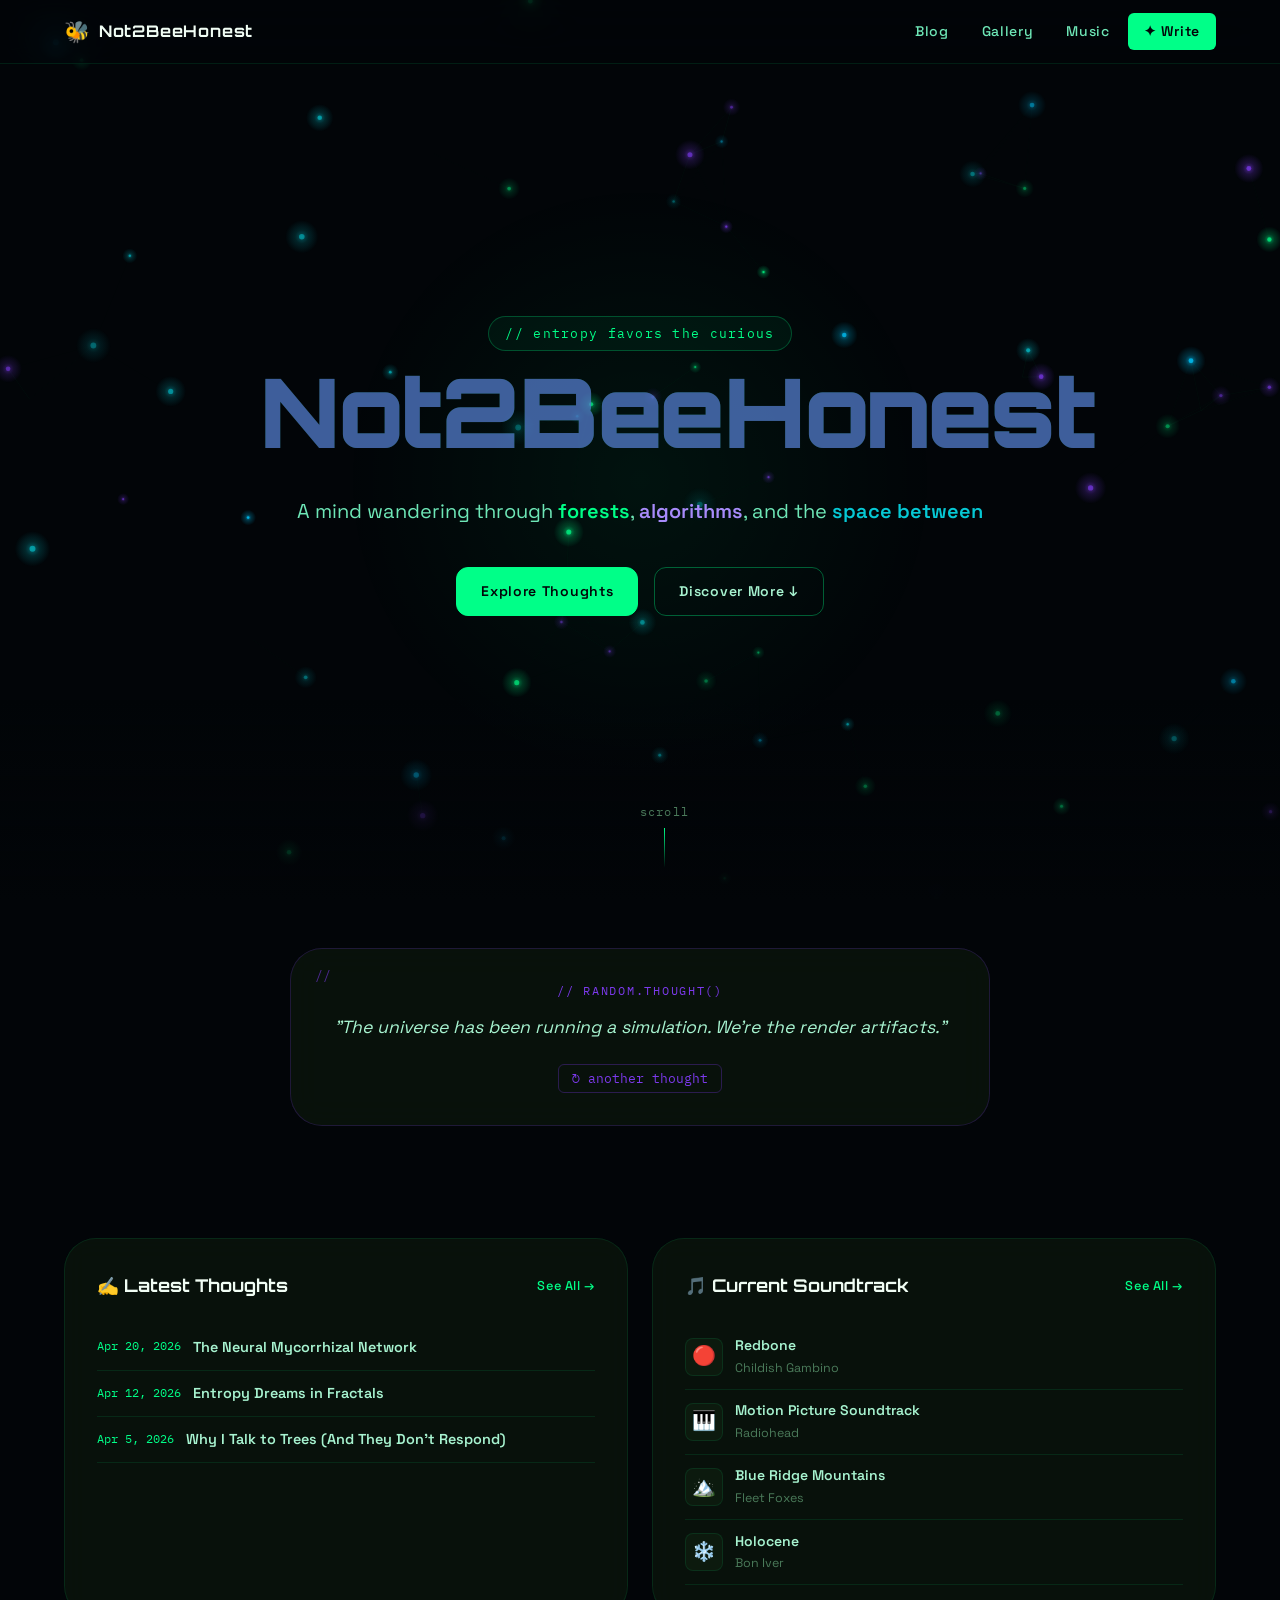
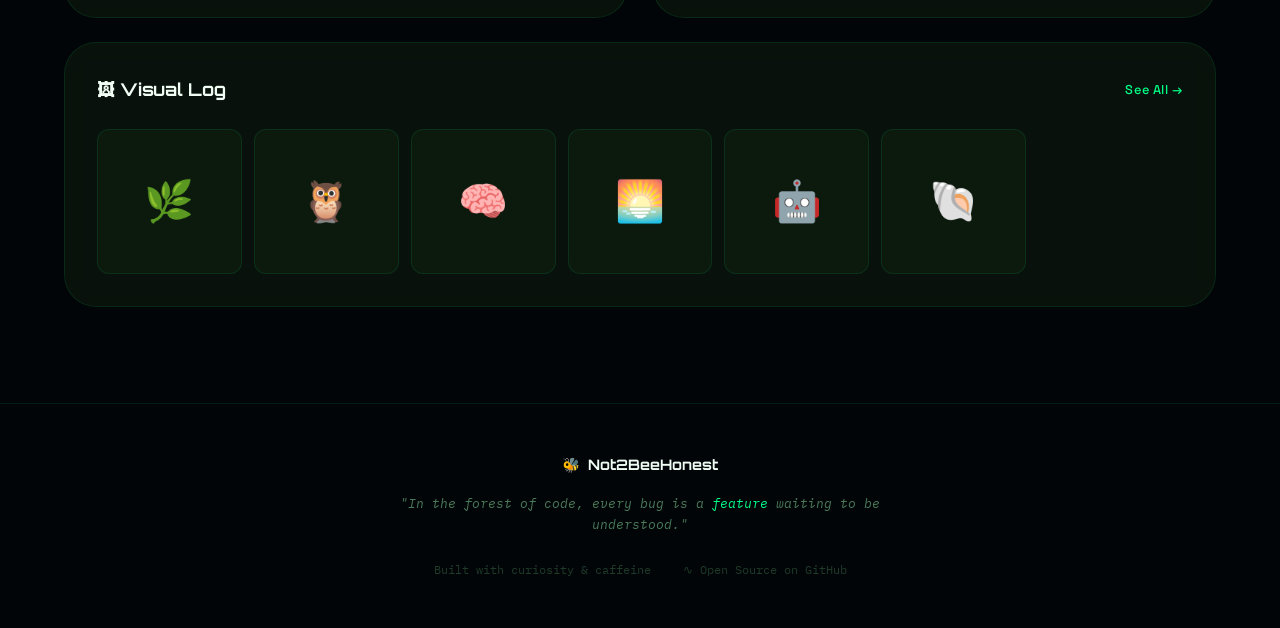
<file: index.html>
<!DOCTYPE html>
<html lang="en">
<head>
  <meta charset="UTF-8">
  <meta name="viewport" content="width=device-width, initial-scale=1.0">
  <title>Not2BeeHonest — Where Nature Meets Code</title>
  <meta name="description" content="A mind wandering through forests, algorithms, and the space between.">
  <link rel="icon" href="data:image/svg+xml,<svg xmlns='http://www.w3.org/2000/svg' viewBox='0 0 100 100'><text y='.9em' font-size='90'>🐝</text></svg>">
  <link rel="stylesheet" href="css/style.css">
</head>
<body>

<canvas id="particles-canvas"></canvas>

<!-- Navigation -->
<nav class="nav-glass">
  <div class="nav-container">
    <a href="index.html" class="nav-logo">
      <span class="nav-logo-icon">🐝</span>
      <span>Not2BeeHonest</span>
    </a>
    <div class="nav-links">
      <a href="blog.html"    class="nav-link">Blog</a>
      <a href="gallery.html" class="nav-link">Gallery</a>
      <a href="music.html"   class="nav-link">Music</a>
      <a href="admin.html"   class="nav-link nav-write">✦ Write</a>
    </div>
    <button class="nav-menu-btn" id="menuBtn">☰</button>
  </div>
</nav>
<div class="mobile-menu" id="mobileMenu">
  <a href="blog.html">Blog</a>
  <a href="gallery.html">Gallery</a>
  <a href="music.html">Music</a>
  <a href="admin.html">✦ Write</a>
</div>

<!-- Hero -->
<section class="hero">
  <div class="hero-content">
    <div class="hero-badge">// entropy favors the curious</div>
    <h1 class="hero-title">
      <span class="glitch" data-text="Not2BeeHonest">Not2BeeHonest</span>
    </h1>
    <p class="hero-subtitle">
      A mind wandering through
      <span class="hl-g">forests</span>,
      <span class="hl-p">algorithms</span>,
      and the <span class="hl-c">space between</span>
    </p>
    <div class="hero-cta">
      <a href="blog.html"    class="btn btn-primary">Explore Thoughts</a>
      <a href="#home-content" class="btn btn-ghost">Discover More ↓</a>
    </div>
  </div>
  <div class="scroll-indicator">
    <span>scroll</span>
    <div class="scroll-line"></div>
  </div>
</section>

<!-- Random Thought -->
<section class="thought-section" id="home-content">
  <div class="container">
    <div class="thought-card reveal">
      <div class="thought-label">// random.thought()</div>
      <p class="thought-text" id="thoughtText">Loading...</p>
      <button class="thought-refresh" onclick="nextThought()">↻ another thought</button>
    </div>
  </div>
</section>

<!-- Main Sections -->
<section class="home-sections">
  <div class="container">
    <div class="home-sections-grid">

      <!-- Blog -->
      <div class="home-section-card reveal">
        <div class="home-sec-header">
          <div class="home-sec-title">✍ Latest Thoughts</div>
          <a href="blog.html" class="see-all">See All →</a>
        </div>
        <div id="homePosts">
          <div style="color:var(--t4);font-size:.85rem;padding:.5rem 0;">Loading posts…</div>
        </div>
      </div>

      <!-- Music -->
      <div class="home-section-card reveal">
        <div class="home-sec-header">
          <div class="home-sec-title">🎵 Current Soundtrack</div>
          <a href="music.html" class="see-all">See All →</a>
        </div>
        <div id="homeMusic">
          <div style="color:var(--t4);font-size:.85rem;padding:.5rem 0;">Loading tracks…</div>
        </div>
      </div>

      <!-- Gallery -->
      <div class="home-section-card wide reveal">
        <div class="home-sec-header">
          <div class="home-sec-title">🖼 Visual Log</div>
          <a href="gallery.html" class="see-all">See All →</a>
        </div>
        <div id="homeGallery" style="display:grid;grid-template-columns:repeat(auto-fill,minmax(140px,1fr));gap:.75rem;">
          <div style="color:var(--t4);font-size:.85rem;padding:.5rem 0;">Loading gallery…</div>
        </div>
      </div>

    </div>
  </div>
</section>

<!-- Footer -->
<footer class="footer">
  <div class="container">
    <div class="footer-inner">
      <div class="footer-brand"><span>🐝</span><span>Not2BeeHonest</span></div>
      <p class="footer-quote">"In the forest of code, every bug is a <span>feature</span> waiting to be understood."</p>
      <div class="footer-bottom">
        <span>Built with curiosity &amp; caffeine</span>
        <span>∿ Open Source on GitHub</span>
      </div>
    </div>
  </div>
</footer>

<button class="scroll-top" aria-label="Scroll to top">↑</button>

<script src="js/particles.js"></script>
<script src="js/app.js"></script>
<script>
  // Random thought
  let thoughts = [], thoughtIdx = 0;

  async function initThoughts() {
    const cfg = await loadData('data/config.json');
    if (cfg && cfg.thoughts) {
      thoughts = [...cfg.thoughts].sort(() => Math.random() - 0.5);
      showThought();
    }
  }

  function showThought() {
    const el = document.getElementById('thoughtText');
    if (!thoughts.length || !el) return;
    el.style.opacity = '0';
    setTimeout(() => {
      el.textContent = '"' + thoughts[thoughtIdx % thoughts.length] + '"';
      el.style.opacity = '1';
    }, 200);
  }

  function nextThought() {
    thoughtIdx++;
    showThought();
  }
  window.nextThought = nextThought;

  // Home blog preview
  async function initHomePosts() {
    const data = await loadData('data/blogs.json');
    const el = document.getElementById('homePosts');
    if (!data || !data.posts.length) { el.innerHTML = '<div class="empty-state" style="padding:1rem 0"><span style="font-size:1.5rem">📝</span><p style="font-size:.85rem;color:var(--t4)">No posts yet</p></div>'; return; }
    el.innerHTML = data.posts.slice(0, 4).map(p => `
      <a href="post.html?id=${p.id}" class="post-list-item" style="display:flex;gap:.75rem;padding:.65rem 0;border-bottom:1px solid var(--border);text-decoration:none">
        <span class="post-list-date" style="font-family:var(--font-mono);font-size:.72rem;color:var(--a1);white-space:nowrap;padding-top:.1rem">${fmtDate(p.date)}</span>
        <span class="post-list-title" style="font-size:.9rem;font-weight:600;color:var(--t1)">${p.title}</span>
      </a>`).join('');
  }

  // Home music preview
  async function initHomeMusic() {
    const data = await loadData('data/music.json');
    const el = document.getElementById('homeMusic');
    if (!data || !data.tracks.length) { el.innerHTML = '<div style="padding:1rem 0;color:var(--t4);font-size:.85rem">No tracks yet</div>'; return; }
    el.innerHTML = data.tracks.slice(0, 4).map(t => `
      <a href="music.html" style="display:flex;align-items:center;gap:.75rem;padding:.6rem 0;border-bottom:1px solid var(--border);text-decoration:none">
        <div style="width:38px;height:38px;border-radius:8px;background:var(--bg-2);flex-shrink:0;display:flex;align-items:center;justify-content:center;font-size:1.2rem;border:1px solid var(--border)">${t.emoji || '🎵'}</div>
        <div>
          <div style="font-size:.875rem;font-weight:600;color:var(--t1)">${t.title}</div>
          <div style="font-size:.78rem;color:var(--t4)">${t.artist}</div>
        </div>
      </a>`).join('');
  }

  // Home gallery preview
  async function initHomeGallery() {
    const data = await loadData('data/gallery.json');
    const el = document.getElementById('homeGallery');
    if (!data || !data.items.length) { el.innerHTML = '<div style="padding:1rem 0;color:var(--t4);font-size:.85rem">No items yet</div>'; return; }
    el.innerHTML = data.items.slice(0, 6).map(item => `
      <a href="gallery.html" style="aspect-ratio:1;border-radius:12px;background:var(--bg-2);border:1px solid var(--border);display:flex;align-items:center;justify-content:center;font-size:2.5rem;text-decoration:none;transition:all .2s;overflow:hidden" title="${item.title}">
        ${item.src ? `<img src="${item.src}" alt="${item.title}" style="width:100%;height:100%;object-fit:cover">` : item.emoji || '🖼'}
      </a>`).join('');
  }

  initThoughts();
  initHomePosts();
  initHomeMusic();
  initHomeGallery();
</script>
</body>
</html>
</file>
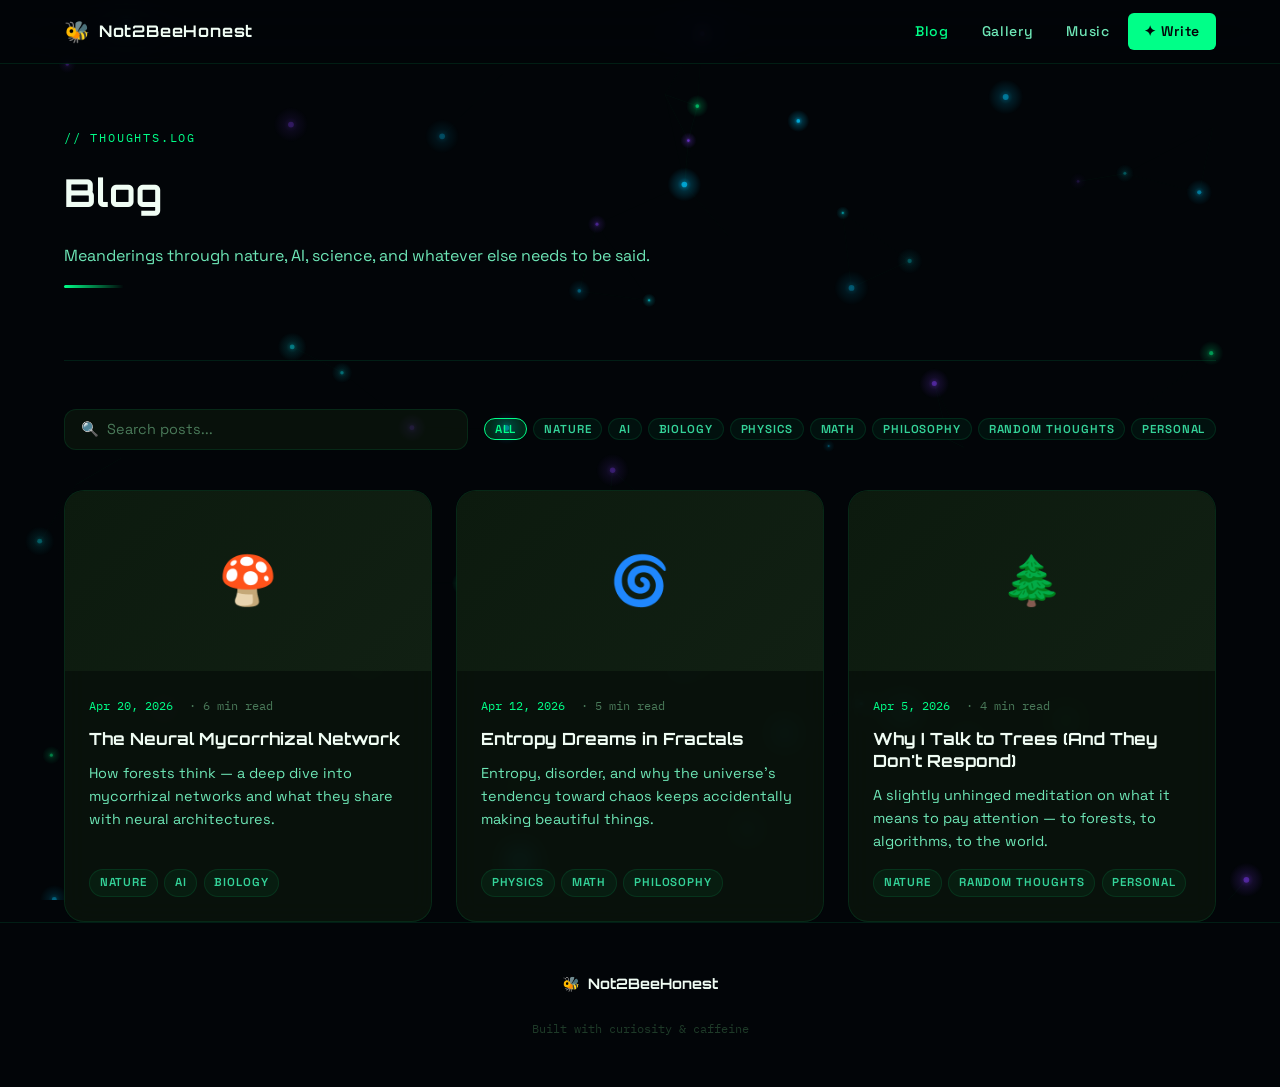
<file: blog.html>
<!DOCTYPE html>
<html lang="en">
<head>
  <meta charset="UTF-8">
  <meta name="viewport" content="width=device-width, initial-scale=1.0">
  <title>Blog — Not2BeeHonest</title>
  <link rel="icon" href="data:image/svg+xml,<svg xmlns='http://www.w3.org/2000/svg' viewBox='0 0 100 100'><text y='.9em' font-size='90'>🐝</text></svg>">
  <link rel="stylesheet" href="css/style.css">
</head>
<body>

<canvas id="particles-canvas"></canvas>

<nav class="nav-glass">
  <div class="nav-container">
    <a href="index.html" class="nav-logo"><span class="nav-logo-icon">🐝</span><span>Not2BeeHonest</span></a>
    <div class="nav-links">
      <a href="blog.html"    class="nav-link active">Blog</a>
      <a href="gallery.html" class="nav-link">Gallery</a>
      <a href="music.html"   class="nav-link">Music</a>
      <a href="admin.html"   class="nav-link nav-write">✦ Write</a>
    </div>
    <button class="nav-menu-btn" id="menuBtn">☰</button>
  </div>
</nav>
<div class="mobile-menu" id="mobileMenu">
  <a href="blog.html">Blog</a>
  <a href="gallery.html">Gallery</a>
  <a href="music.html">Music</a>
  <a href="admin.html">✦ Write</a>
</div>

<div class="page-wrapper">
  <div class="container">

    <div class="page-header reveal">
      <div class="section-label">// thoughts.log</div>
      <h1 class="section-title">Blog</h1>
      <p class="section-desc">Meanderings through nature, AI, science, and whatever else needs to be said.</p>
      <div class="divider"></div>
    </div>

    <!-- Search & Filters -->
    <div class="filter-bar reveal">
      <input type="text" class="search-input" id="searchInput" placeholder="🔍  Search posts..." oninput="filterPosts()">
      <div class="tag-filters" id="tagFilters"></div>
    </div>

    <!-- Post Grid -->
    <div class="blog-grid" id="blogGrid">
      <div style="color:var(--t4);grid-column:1/-1;text-align:center;padding:3rem">Loading posts…</div>
    </div>

  </div>
</div>

<footer class="footer">
  <div class="container">
    <div class="footer-inner">
      <div class="footer-brand"><span>🐝</span><span>Not2BeeHonest</span></div>
      <div class="footer-bottom"><span>Built with curiosity &amp; caffeine</span></div>
    </div>
  </div>
</footer>

<button class="scroll-top" aria-label="Scroll to top">↑</button>

<script src="js/particles.js"></script>
<script src="js/app.js"></script>
<script>
  let allPosts = [];
  let activeTag = 'all';

  async function init() {
    const data = await loadData('data/blogs.json');
    if (!data || !data.posts) { document.getElementById('blogGrid').innerHTML = '<div class="empty-state"><div class="empty-state-icon">📝</div><p class="empty-state-text">No posts yet. <a href="admin.html">Write one!</a></p></div>'; return; }
    allPosts = data.posts.sort((a, b) => new Date(b.date) - new Date(a.date));
    buildTagFilters();
    renderPosts(allPosts);
  }

  function buildTagFilters() {
    const tags = ['all', ...new Set(allPosts.flatMap(p => p.tags))];
    const el = document.getElementById('tagFilters');
    el.innerHTML = tags.map(t => `<button class="tag ${t==='all'?'active':''}" onclick="setTag('${t}')">${t}</button>`).join('');
  }

  function setTag(tag) {
    activeTag = tag;
    document.querySelectorAll('#tagFilters .tag').forEach(b => b.classList.toggle('active', b.textContent === tag));
    filterPosts();
  }

  function filterPosts() {
    const q = document.getElementById('searchInput').value.toLowerCase();
    const filtered = allPosts.filter(p => {
      const matchTag = activeTag === 'all' || p.tags.includes(activeTag);
      const matchQ   = !q || p.title.toLowerCase().includes(q) || p.excerpt.toLowerCase().includes(q) || p.tags.some(t => t.includes(q));
      return matchTag && matchQ;
    });
    renderPosts(filtered);
  }

  function renderPosts(posts) {
    const el = document.getElementById('blogGrid');
    if (!posts.length) { el.innerHTML = '<div class="empty-state" style="grid-column:1/-1"><div class="empty-state-icon">🔍</div><p class="empty-state-text">No posts match your search.</p></div>'; return; }
    el.innerHTML = posts.map(p => `
      <a href="post.html?id=${p.id}" class="post-card" style="text-decoration:none">
        <div class="post-cover">
          ${p.cover ? `<img src="${p.cover}" alt="${p.title}">` : `<div class="post-cover-placeholder">${p.coverEmoji || '📖'}</div>`}
        </div>
        <div class="post-body">
          <div class="post-meta">
            <span class="post-date">${fmtDate(p.date)}</span>
            <span class="post-read-time">· ${p.readTime || readTime(p.content)} min read</span>
          </div>
          <h2 class="post-title">${p.title}</h2>
          <p class="post-excerpt">${p.excerpt}</p>
          <div class="post-tags">${(p.tags || []).map(t => `<span class="tag">${t}</span>`).join('')}</div>
        </div>
      </a>`).join('');
  }

  init();
</script>
</body>
</html>
</file>
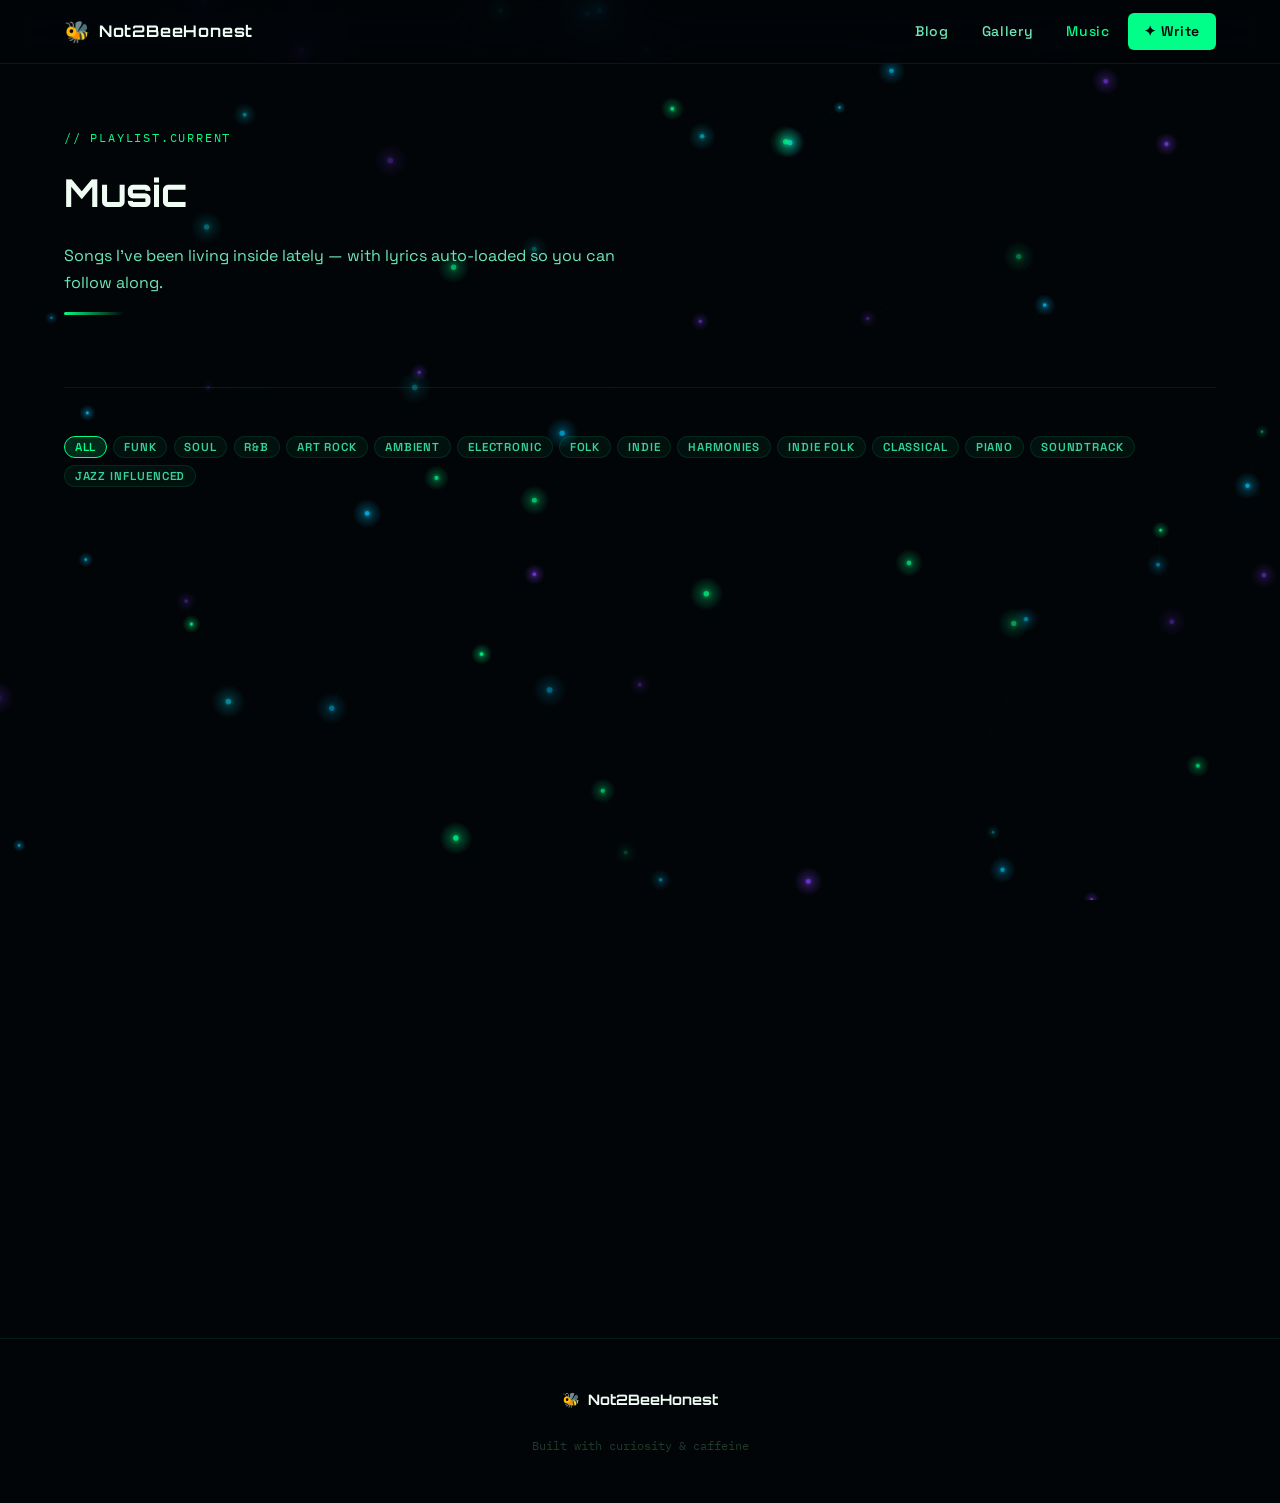
<file: music.html>
<!DOCTYPE html>
<html lang="en">
<head>
  <meta charset="UTF-8">
  <meta name="viewport" content="width=device-width, initial-scale=1.0">
  <title>Music — Not2BeeHonest</title>
  <link rel="icon" href="data:image/svg+xml,<svg xmlns='http://www.w3.org/2000/svg' viewBox='0 0 100 100'><text y='.9em' font-size='90'>🐝</text></svg>">
  <link rel="stylesheet" href="css/style.css">
</head>
<body>

<canvas id="particles-canvas"></canvas>

<nav class="nav-glass">
  <div class="nav-container">
    <a href="index.html" class="nav-logo"><span class="nav-logo-icon">🐝</span><span>Not2BeeHonest</span></a>
    <div class="nav-links">
      <a href="blog.html"    class="nav-link">Blog</a>
      <a href="gallery.html" class="nav-link">Gallery</a>
      <a href="music.html"   class="nav-link active">Music</a>
      <a href="admin.html"   class="nav-link nav-write">✦ Write</a>
    </div>
    <button class="nav-menu-btn" id="menuBtn">☰</button>
  </div>
</nav>
<div class="mobile-menu" id="mobileMenu">
  <a href="blog.html">Blog</a>
  <a href="gallery.html">Gallery</a>
  <a href="music.html">Music</a>
  <a href="admin.html">✦ Write</a>
</div>

<div class="page-wrapper">
  <div class="container">

    <div class="page-header reveal">
      <div class="section-label">// playlist.current</div>
      <h1 class="section-title">Music</h1>
      <p class="section-desc">Songs I've been living inside lately — with lyrics auto-loaded so you can follow along.</p>
      <div class="divider"></div>
    </div>

    <!-- Tag Filter -->
    <div class="filter-bar reveal" style="margin-bottom:2rem">
      <div class="tag-filters" id="musicTagFilters"></div>
    </div>

    <!-- Track List -->
    <div class="music-layout" id="trackList">
      <div style="color:var(--t4);text-align:center;padding:3rem">Loading tracks…</div>
    </div>

  </div>
</div>

<footer class="footer">
  <div class="container">
    <div class="footer-inner">
      <div class="footer-brand"><span>🐝</span><span>Not2BeeHonest</span></div>
      <div class="footer-bottom"><span>Built with curiosity &amp; caffeine</span></div>
    </div>
  </div>
</footer>

<button class="scroll-top" aria-label="Scroll to top">↑</button>

<script src="js/particles.js"></script>
<script src="js/app.js"></script>
<script>
  let allTracks = [];
  let activeTag  = 'all';
  const lyricsCache = {};

  async function init() {
    const data = await loadData('data/music.json');
    if (!data || !data.tracks) {
      document.getElementById('trackList').innerHTML = '<div class="empty-state"><div class="empty-state-icon">🎵</div><p class="empty-state-text">No tracks yet. <a href="admin.html">Add some!</a></p></div>';
      return;
    }
    allTracks = data.tracks;
    buildTagFilters();
    renderTracks(allTracks);
  }

  function buildTagFilters() {
    const tags = ['all', ...new Set(allTracks.flatMap(t => t.tags || []))];
    const el = document.getElementById('musicTagFilters');
    el.innerHTML = tags.map(t => `<button class="tag ${t==='all'?'active':''}" onclick="setTag('${t}')">${t}</button>`).join('');
  }

  function setTag(tag) {
    activeTag = tag;
    document.querySelectorAll('#musicTagFilters .tag').forEach(b => b.classList.toggle('active', b.textContent === tag));
    const filtered = tag === 'all' ? allTracks : allTracks.filter(t => (t.tags||[]).includes(tag));
    renderTracks(filtered);
  }

  function renderTracks(tracks) {
    const el = document.getElementById('trackList');
    if (!tracks.length) { el.innerHTML = '<div class="empty-state"><div class="empty-state-icon">🔍</div><p class="empty-state-text">No tracks in this category.</p></div>'; return; }
    el.innerHTML = tracks.map((t, i) => buildTrackCard(t, i)).join('');
  }

  function buildTrackCard(t, i) {
    const streamLinks = Object.entries(t.streaming || {}).map(([platform, url]) => {
      const icons = { spotify: '🎧', youtube: '▶️', soundcloud: '☁️', bandcamp: '🏕️' };
      return `<a href="${url}" target="_blank" rel="noopener" class="track-stream-btn">${icons[platform] || '🔗'} ${platform}</a>`;
    }).join('');

    return `
      <div class="track-card reveal" id="track-${t.id}" style="animation-delay:${i * 0.06}s">
        <div class="track-header" onclick="toggleTrack('${t.id}')">
          <div class="track-art">
            ${t.cover ? `<img src="${t.cover}" alt="${t.title}">` : `<div class="track-art-placeholder">${t.emoji || '🎵'}</div>`}
          </div>
          <div class="track-info">
            <div class="track-title">${t.title}</div>
            <div class="track-artist">${t.artist}</div>
            <div class="track-year">${t.album ? t.album + ' · ' : ''}${t.year || ''}</div>
          </div>
          <div class="track-actions">
            <div class="track-tags" style="display:flex;flex-wrap:wrap;gap:.3rem;max-width:120px">
              ${(t.tags||[]).map(tag => `<span class="tag" style="font-size:.65rem">${tag}</span>`).join('')}
            </div>
            <button class="track-expand-btn" aria-label="Expand">▾</button>
          </div>
        </div>
        <div class="track-body" id="body-${t.id}">
          <div class="track-body-inner">
            ${t.note ? `<div class="track-note">"${t.note}"</div>` : ''}
            ${streamLinks ? `<div class="track-streaming">${streamLinks}</div>` : ''}
            <div class="track-lyrics-section">
              <button class="track-lyrics-btn" onclick="loadLyrics('${t.id}', '${esc(t.artist)}', '${esc(t.title)}')">
                ♩ Load Lyrics
              </button>
              <div class="lyrics-container" id="lyrics-${t.id}">
                <div class="lyrics-loading" id="lyrics-loading-${t.id}">Fetching lyrics…</div>
                <pre class="lyrics-text" id="lyrics-text-${t.id}" style="display:none"></pre>
                <div class="lyrics-source" id="lyrics-source-${t.id}"></div>
              </div>
            </div>
          </div>
        </div>
      </div>`;
  }

  function esc(s) { return (s||'').replace(/'/g, "\\'").replace(/"/g, '&quot;'); }

  function toggleTrack(id) {
    const card = document.getElementById('track-' + id);
    const wasOpen = card.classList.contains('expanded');
    // collapse all
    document.querySelectorAll('.track-card.expanded').forEach(c => c.classList.remove('expanded'));
    if (!wasOpen) card.classList.add('expanded');
  }

  async function loadLyrics(trackId, artist, title) {
    const btn  = document.querySelector(`#track-${trackId} .track-lyrics-btn`);
    const box  = document.getElementById('lyrics-' + trackId);
    const load = document.getElementById('lyrics-loading-' + trackId);
    const pre  = document.getElementById('lyrics-text-' + trackId);
    const src  = document.getElementById('lyrics-source-' + trackId);

    // Toggle if already loaded
    if (box.classList.contains('visible') && pre.style.display !== 'none') {
      box.classList.remove('visible');
      btn.textContent = '♩ Load Lyrics';
      return;
    }

    box.classList.add('visible');
    btn.textContent = '♩ Hide Lyrics';

    if (lyricsCache[trackId]) {
      showLyrics(pre, load, src, lyricsCache[trackId], artist, title);
      return;
    }

    load.textContent = 'Fetching lyrics…';
    load.style.display = 'block';
    pre.style.display = 'none';

    try {
      const res = await fetch(`https://api.lyrics.ovh/v1/${encodeURIComponent(artist)}/${encodeURIComponent(title)}`);
      if (!res.ok) throw new Error('not found');
      const json = await res.json();
      if (!json.lyrics) throw new Error('empty');
      lyricsCache[trackId] = json.lyrics;
      showLyrics(pre, load, src, json.lyrics, artist, title);
    } catch {
      load.style.display = 'none';
      pre.style.display  = 'block';
      pre.textContent    = '— Lyrics not found automatically. —\n\nTry searching on Genius ↗';
      src.innerHTML = `<a href="https://genius.com/search?q=${encodeURIComponent(artist + ' ' + title)}" target="_blank" rel="noopener" style="color:var(--a1)">Search on Genius ↗</a>`;
    }
  }

  function showLyrics(pre, load, src, lyrics, artist, title) {
    load.style.display = 'none';
    pre.style.display  = 'block';
    pre.textContent    = lyrics;
    src.innerHTML = `Lyrics via <a href="https://lyrics.ovh" target="_blank" rel="noopener" style="color:var(--a1)">lyrics.ovh</a>`;
  }

  init();
</script>
</body>
</html>
</file>
<file: css/style.css>
/* ============================================================
   Not2BeeHonest — Biomorphic Tech Theme
   Nature + AI + Science + Random Thoughts
   ============================================================ */

@import url('https://fonts.googleapis.com/css2?family=Orbitron:wght@400;700;900&family=Space+Grotesk:wght@300;400;500;600;700&family=IBM+Plex+Mono:ital,wght@0,300;0,400;1,300;1,400&display=swap');

/* ─── Variables ─────────────────────────────────────────── */
:root {
  --bg-0:       #020508;
  --bg-1:       #070d09;
  --bg-2:       #0c1a0e;
  --bg-3:       #112013;
  --bg-card:    rgba(11, 22, 13, 0.75);
  --bg-glass:   rgba(7, 20, 9, 0.6);

  --a1:  #00ff88;   /* bioluminescent green */
  --a2:  #7c3aed;   /* deep purple */
  --a3:  #06c8d4;   /* electric cyan */
  --a4:  #f97316;   /* solar orange */
  --a5:  #ec4899;   /* pink */

  --t0:  #f0fdf4;
  --t1:  #a7f3d0;
  --t2:  #6ee7b7;
  --t3:  #34d399;
  --t4:  #4a7a5a;
  --t5:  #1e3a28;

  --border:       rgba(0, 255, 136, 0.1);
  --border-hover: rgba(0, 255, 136, 0.35);

  --glow-g: 0 0 25px rgba(0, 255, 136, 0.2), 0 0 60px rgba(0, 255, 136, 0.08);
  --glow-p: 0 0 25px rgba(124, 58, 237, 0.2), 0 0 60px rgba(124, 58, 237, 0.08);
  --glow-c: 0 0 25px rgba(6, 200, 212, 0.2), 0 0 60px rgba(6, 200, 212, 0.08);

  --r-sm: 6px;
  --r-md: 12px;
  --r-lg: 20px;
  --r-xl: 32px;

  --t-fast: 150ms ease;
  --t-med:  300ms cubic-bezier(0.4, 0, 0.2, 1);
  --t-slow: 500ms cubic-bezier(0.4, 0, 0.2, 1);

  --nav-h: 64px;

  --font-head: 'Orbitron', monospace;
  --font-body: 'Space Grotesk', sans-serif;
  --font-mono: 'IBM Plex Mono', monospace;
}

/* ─── Reset ─────────────────────────────────────────────── */
*, *::before, *::after { box-sizing: border-box; margin: 0; padding: 0; }
html { scroll-behavior: smooth; font-size: 16px; }
body {
  background: var(--bg-0);
  color: var(--t0);
  font-family: var(--font-body);
  line-height: 1.7;
  min-height: 100vh;
  overflow-x: hidden;
}
a { color: var(--a1); text-decoration: none; transition: color var(--t-fast); }
a:hover { color: var(--t0); }
img { max-width: 100%; height: auto; display: block; }
ul, ol { list-style: none; }
button { cursor: pointer; font-family: var(--font-body); border: none; }
input, textarea, select { font-family: var(--font-body); }
::selection { background: rgba(0, 255, 136, 0.25); color: var(--t0); }

/* ─── Particle Canvas ───────────────────────────────────── */
#particles-canvas {
  position: fixed;
  top: 0; left: 0;
  width: 100%; height: 100%;
  pointer-events: none;
  z-index: 0;
}

/* ─── Layout ─────────────────────────────────────────────── */
.container {
  max-width: 1200px;
  margin: 0 auto;
  padding: 0 1.5rem;
  position: relative;
  z-index: 1;
}
.page-wrapper {
  padding-top: var(--nav-h);
  min-height: 100vh;
}

/* ─── Navigation ─────────────────────────────────────────── */
.nav-glass {
  position: fixed;
  top: 0; left: 0; right: 0;
  height: var(--nav-h);
  background: rgba(2, 5, 8, 0.7);
  backdrop-filter: blur(20px) saturate(150%);
  border-bottom: 1px solid var(--border);
  z-index: 100;
  transition: background var(--t-med);
}
.nav-container {
  max-width: 1200px;
  margin: 0 auto;
  padding: 0 1.5rem;
  height: 100%;
  display: flex;
  align-items: center;
  justify-content: space-between;
  gap: 2rem;
}
.nav-logo {
  display: flex;
  align-items: center;
  gap: 0.5rem;
  color: var(--t0);
  font-family: var(--font-head);
  font-size: 1rem;
  font-weight: 700;
  letter-spacing: 0.05em;
  transition: color var(--t-fast);
}
.nav-logo:hover { color: var(--a1); }
.nav-logo-icon { font-size: 1.3rem; }
.nav-links {
  display: flex;
  align-items: center;
  gap: 0.25rem;
}
.nav-link {
  color: var(--t2);
  font-size: 0.875rem;
  font-weight: 500;
  letter-spacing: 0.05em;
  padding: 0.4rem 0.9rem;
  border-radius: var(--r-sm);
  transition: color var(--t-fast), background var(--t-fast);
}
.nav-link:hover { color: var(--t0); background: rgba(255,255,255,0.05); }
.nav-link.active { color: var(--a1); }
.nav-write {
  color: var(--bg-0) !important;
  background: var(--a1);
  font-weight: 600;
  padding: 0.4rem 1rem;
  border-radius: var(--r-sm);
}
.nav-write:hover { background: var(--t1) !important; color: var(--bg-0) !important; }

.nav-menu-btn {
  display: none;
  background: none;
  color: var(--t1);
  font-size: 1.4rem;
  padding: 0.25rem;
}

/* Mobile Menu */
.mobile-menu {
  display: none;
  position: fixed;
  top: var(--nav-h);
  left: 0; right: 0;
  background: rgba(2, 5, 8, 0.97);
  backdrop-filter: blur(20px);
  border-bottom: 1px solid var(--border);
  padding: 1rem 1.5rem;
  z-index: 99;
  flex-direction: column;
  gap: 0.25rem;
}
.mobile-menu.open { display: flex; }
.mobile-menu a {
  color: var(--t1);
  padding: 0.75rem 1rem;
  border-radius: var(--r-sm);
  font-weight: 500;
  letter-spacing: 0.05em;
}
.mobile-menu a:hover { background: var(--bg-3); color: var(--t0); }

/* ─── Buttons ─────────────────────────────────────────────── */
.btn {
  display: inline-flex;
  align-items: center;
  gap: 0.4rem;
  padding: 0.7rem 1.5rem;
  border-radius: var(--r-md);
  font-size: 0.875rem;
  font-weight: 600;
  letter-spacing: 0.05em;
  transition: all var(--t-med);
  border: 1px solid transparent;
}
.btn-primary {
  background: var(--a1);
  color: var(--bg-0);
  border-color: var(--a1);
}
.btn-primary:hover {
  background: transparent;
  color: var(--a1);
  box-shadow: var(--glow-g);
}
.btn-ghost {
  background: transparent;
  color: var(--t1);
  border-color: var(--border-hover);
}
.btn-ghost:hover {
  border-color: var(--a1);
  color: var(--a1);
}
.btn-sm {
  padding: 0.4rem 0.9rem;
  font-size: 0.8rem;
}
.btn-purple {
  background: var(--a2);
  color: var(--t0);
  border-color: var(--a2);
}
.btn-purple:hover {
  background: transparent;
  color: var(--a2);
  box-shadow: var(--glow-p);
}

/* ─── Tag Pills ──────────────────────────────────────────── */
.tag {
  display: inline-flex;
  align-items: center;
  padding: 0.2rem 0.6rem;
  border-radius: 999px;
  font-size: 0.72rem;
  font-weight: 600;
  letter-spacing: 0.08em;
  text-transform: uppercase;
  border: 1px solid var(--border);
  color: var(--t3);
  background: rgba(0, 255, 136, 0.05);
  cursor: pointer;
  transition: all var(--t-fast);
}
.tag:hover, .tag.active {
  background: rgba(0, 255, 136, 0.15);
  border-color: var(--a1);
  color: var(--a1);
}

/* ─── Cards ──────────────────────────────────────────────── */
.card {
  background: var(--bg-card);
  border: 1px solid var(--border);
  border-radius: var(--r-lg);
  backdrop-filter: blur(12px);
  transition: border-color var(--t-med), transform var(--t-med), box-shadow var(--t-med);
}
.card:hover {
  border-color: var(--border-hover);
  transform: translateY(-3px);
  box-shadow: var(--glow-g);
}

/* ─── Section Headers ─────────────────────────────────────── */
.section-label {
  font-family: var(--font-mono);
  font-size: 0.75rem;
  color: var(--a1);
  letter-spacing: 0.15em;
  text-transform: uppercase;
  margin-bottom: 0.75rem;
}
.section-title {
  font-family: var(--font-head);
  font-size: clamp(1.5rem, 3vw, 2.5rem);
  font-weight: 700;
  color: var(--t0);
  margin-bottom: 1rem;
}
.section-desc {
  color: var(--t2);
  font-size: 1rem;
  max-width: 600px;
}

/* ─── Page Header (inner pages) ───────────────────────────── */
.page-header {
  padding: 4rem 0 3rem;
  border-bottom: 1px solid var(--border);
  margin-bottom: 3rem;
}

/* ─── Dividers ───────────────────────────────────────────── */
.divider {
  width: 60px;
  height: 3px;
  background: linear-gradient(90deg, var(--a1), transparent);
  border-radius: 999px;
  margin: 1rem 0 1.5rem;
}

/* ─── ═══════════════════════════════════════════════════════
   HERO
   ═══════════════════════════════════════════════════════ */
.hero {
  min-height: 100vh;
  display: flex;
  align-items: center;
  position: relative;
  padding: 6rem 1.5rem 4rem;
  overflow: hidden;
}
.hero::before {
  content: '';
  position: absolute;
  top: 20%;
  left: 50%;
  transform: translateX(-50%);
  width: 600px;
  height: 600px;
  background: radial-gradient(ellipse, rgba(0, 255, 136, 0.06) 0%, transparent 70%);
  pointer-events: none;
}
.hero::after {
  content: '';
  position: absolute;
  bottom: 0;
  left: 0; right: 0;
  height: 200px;
  background: linear-gradient(to bottom, transparent, var(--bg-0));
  pointer-events: none;
}
.hero-content {
  max-width: 760px;
  margin: 0 auto;
  text-align: center;
  position: relative;
  z-index: 2;
}
.hero-badge {
  display: inline-block;
  font-family: var(--font-mono);
  font-size: 0.8rem;
  color: var(--a1);
  letter-spacing: 0.1em;
  padding: 0.35rem 1rem;
  border: 1px solid rgba(0, 255, 136, 0.25);
  border-radius: 999px;
  margin-bottom: 1.5rem;
  background: rgba(0, 255, 136, 0.05);
  animation: fadeSlideDown 0.8s ease both;
}
.hero-title {
  font-family: var(--font-head);
  font-size: clamp(2.5rem, 8vw, 6rem);
  font-weight: 900;
  letter-spacing: -0.02em;
  line-height: 1;
  margin-bottom: 1.5rem;
  background: linear-gradient(135deg, var(--t0) 0%, var(--a1) 50%, var(--a3) 100%);
  -webkit-background-clip: text;
  -webkit-text-fill-color: transparent;
  background-clip: text;
  animation: fadeSlideDown 0.8s ease 0.1s both;
}
.hero-subtitle {
  font-size: clamp(1rem, 2.5vw, 1.25rem);
  color: var(--t2);
  line-height: 1.6;
  margin-bottom: 2.5rem;
  animation: fadeSlideDown 0.8s ease 0.2s both;
}
.hero-subtitle .hl-g { color: var(--a1); font-weight: 600; }
.hero-subtitle .hl-p { color: #a78bfa; font-weight: 600; }
.hero-subtitle .hl-c { color: var(--a3); font-weight: 600; }
.hero-cta {
  display: flex;
  gap: 1rem;
  justify-content: center;
  flex-wrap: wrap;
  animation: fadeSlideDown 0.8s ease 0.3s both;
}

/* Glitch effect */
.glitch {
  position: relative;
}
.glitch::before,
.glitch::after {
  content: attr(data-text);
  position: absolute;
  top: 0; left: 0;
  width: 100%; height: 100%;
  background: transparent;
  -webkit-background-clip: text;
  background-clip: text;
}
.glitch::before {
  color: rgba(0, 255, 136, 0.7);
  animation: glitch-1 4s infinite steps(1);
  -webkit-text-fill-color: rgba(0, 255, 136, 0.5);
}
.glitch::after {
  color: rgba(124, 58, 237, 0.7);
  animation: glitch-2 4s infinite steps(1);
  -webkit-text-fill-color: rgba(124, 58, 237, 0.5);
}

/* Scroll indicator */
.scroll-indicator {
  position: absolute;
  bottom: 2rem;
  left: 50%;
  transform: translateX(-50%);
  display: flex;
  flex-direction: column;
  align-items: center;
  gap: 0.4rem;
  color: var(--t4);
  font-size: 0.72rem;
  font-family: var(--font-mono);
  letter-spacing: 0.1em;
  animation: fadeSlideDown 1s ease 0.8s both;
  z-index: 2;
}
.scroll-line {
  width: 1px;
  height: 40px;
  background: linear-gradient(to bottom, var(--a1), transparent);
  animation: scrollPulse 2s ease infinite;
}

/* ─── Random Thought ──────────────────────────────────────── */
.thought-section {
  padding: 3rem 0;
  position: relative;
  z-index: 1;
}
.thought-card {
  background: var(--bg-card);
  border: 1px solid rgba(124, 58, 237, 0.2);
  border-radius: var(--r-xl);
  backdrop-filter: blur(16px);
  padding: 2rem 2.5rem;
  text-align: center;
  max-width: 700px;
  margin: 0 auto;
  position: relative;
}
.thought-card::before {
  content: '//';
  position: absolute;
  top: 1rem;
  left: 1.5rem;
  font-family: var(--font-mono);
  font-size: 0.8rem;
  color: var(--a2);
  opacity: 0.6;
}
.thought-label {
  font-family: var(--font-mono);
  font-size: 0.72rem;
  color: var(--a2);
  letter-spacing: 0.15em;
  text-transform: uppercase;
  margin-bottom: 0.75rem;
}
.thought-text {
  font-size: 1.1rem;
  color: var(--t1);
  font-style: italic;
  line-height: 1.6;
  margin-bottom: 1rem;
  min-height: 2em;
  transition: opacity 0.3s ease;
}
.thought-refresh {
  background: none;
  color: var(--a2);
  font-family: var(--font-mono);
  font-size: 0.8rem;
  padding: 0.3rem 0.8rem;
  border-radius: var(--r-sm);
  border: 1px solid rgba(124, 58, 237, 0.3);
  transition: all var(--t-fast);
}
.thought-refresh:hover {
  background: rgba(124, 58, 237, 0.15);
  color: #c4b5fd;
}

/* ─── Home Sections ────────────────────────────────────────── */
.home-sections {
  padding: 4rem 0 6rem;
  position: relative;
  z-index: 1;
}
.home-sections-grid {
  display: grid;
  grid-template-columns: 1fr 1fr;
  gap: 1.5rem;
}
.home-section-card {
  background: var(--bg-card);
  border: 1px solid var(--border);
  border-radius: var(--r-xl);
  backdrop-filter: blur(12px);
  padding: 2rem;
  transition: all var(--t-med);
}
.home-section-card:hover { border-color: var(--border-hover); }
.home-section-card.wide { grid-column: 1 / -1; }
.home-sec-header {
  display: flex;
  align-items: center;
  justify-content: space-between;
  margin-bottom: 1.5rem;
}
.home-sec-title {
  font-family: var(--font-head);
  font-size: 1.1rem;
  font-weight: 700;
  color: var(--t0);
}
.see-all {
  font-size: 0.8rem;
  color: var(--a1);
  font-weight: 500;
  letter-spacing: 0.05em;
  transition: gap var(--t-fast);
  display: flex;
  align-items: center;
  gap: 0.25rem;
}
.see-all:hover { color: var(--t0); gap: 0.5rem; }

/* ─── ═══════════════════════════════════════════════════════
   BLOG
   ═══════════════════════════════════════════════════════ */
.blog-grid {
  display: grid;
  grid-template-columns: repeat(auto-fill, minmax(340px, 1fr));
  gap: 1.5rem;
  position: relative;
  z-index: 1;
}
.post-card {
  background: var(--bg-card);
  border: 1px solid var(--border);
  border-radius: var(--r-lg);
  backdrop-filter: blur(12px);
  overflow: hidden;
  transition: all var(--t-med);
  display: flex;
  flex-direction: column;
}
.post-card:hover {
  border-color: var(--border-hover);
  transform: translateY(-4px);
  box-shadow: var(--glow-g);
}
.post-cover {
  height: 180px;
  background: linear-gradient(135deg, var(--bg-2), var(--bg-3));
  overflow: hidden;
  position: relative;
}
.post-cover img { width: 100%; height: 100%; object-fit: cover; }
.post-cover-placeholder {
  width: 100%;
  height: 100%;
  display: flex;
  align-items: center;
  justify-content: center;
  font-size: 3rem;
  background: linear-gradient(135deg, var(--bg-2) 0%, var(--bg-3) 100%);
}
.post-body { padding: 1.5rem; flex: 1; display: flex; flex-direction: column; }
.post-meta {
  display: flex;
  align-items: center;
  gap: 1rem;
  margin-bottom: 0.75rem;
  font-size: 0.78rem;
  color: var(--t4);
  font-family: var(--font-mono);
}
.post-date { color: var(--a1); }
.post-read-time { color: var(--t4); }
.post-title {
  font-family: var(--font-head);
  font-size: 1.05rem;
  font-weight: 700;
  color: var(--t0);
  line-height: 1.3;
  margin-bottom: 0.75rem;
  transition: color var(--t-fast);
}
.post-card:hover .post-title { color: var(--a1); }
.post-excerpt {
  color: var(--t2);
  font-size: 0.9rem;
  line-height: 1.6;
  flex: 1;
  margin-bottom: 1rem;
  display: -webkit-box;
  -webkit-line-clamp: 3;
  -webkit-box-orient: vertical;
  overflow: hidden;
}
.post-tags { display: flex; flex-wrap: wrap; gap: 0.4rem; }

/* Individual Post */
.post-full {
  max-width: 720px;
  margin: 0 auto;
  padding: 2rem 1.5rem 6rem;
  position: relative;
  z-index: 1;
}
.post-full-header { margin-bottom: 2.5rem; }
.post-full-title {
  font-family: var(--font-head);
  font-size: clamp(1.8rem, 4vw, 3rem);
  font-weight: 900;
  line-height: 1.2;
  margin-bottom: 1rem;
  color: var(--t0);
}
.post-full-meta {
  display: flex;
  flex-wrap: wrap;
  gap: 1.5rem;
  font-family: var(--font-mono);
  font-size: 0.8rem;
  color: var(--t4);
  margin-bottom: 1.5rem;
}
.post-full-meta .post-date { color: var(--a1); }
.post-progress {
  position: fixed;
  top: var(--nav-h);
  left: 0;
  height: 3px;
  background: linear-gradient(90deg, var(--a1), var(--a3));
  z-index: 99;
  transition: width 0.1s;
}

/* Markdown Content */
.md-content {
  color: var(--t1);
  font-size: 1.05rem;
  line-height: 1.8;
}
.md-content h1, .md-content h2, .md-content h3,
.md-content h4, .md-content h5 {
  font-family: var(--font-head);
  color: var(--t0);
  margin: 2.5rem 0 1rem;
  line-height: 1.3;
}
.md-content h1 { font-size: 2rem; }
.md-content h2 { font-size: 1.5rem; color: var(--a1); }
.md-content h3 { font-size: 1.2rem; }
.md-content p { margin: 1rem 0; }
.md-content a { color: var(--a1); border-bottom: 1px solid rgba(0,255,136,0.3); }
.md-content a:hover { border-color: var(--a1); }
.md-content ul, .md-content ol { padding-left: 1.5rem; margin: 1rem 0; }
.md-content li { margin: 0.4rem 0; }
.md-content ul li { list-style-type: '▸ '; }
.md-content ol li { list-style-type: decimal; }
.md-content blockquote {
  border-left: 3px solid var(--a1);
  padding: 0.75rem 1.5rem;
  margin: 1.5rem 0;
  background: rgba(0, 255, 136, 0.05);
  border-radius: 0 var(--r-sm) var(--r-sm) 0;
  color: var(--t2);
  font-style: italic;
}
.md-content code {
  font-family: var(--font-mono);
  font-size: 0.875em;
  background: rgba(0, 255, 136, 0.08);
  color: var(--a1);
  padding: 0.1em 0.4em;
  border-radius: var(--r-sm);
}
.md-content pre {
  background: var(--bg-2);
  border: 1px solid var(--border);
  border-radius: var(--r-md);
  padding: 1.5rem;
  overflow-x: auto;
  margin: 1.5rem 0;
}
.md-content pre code {
  background: none;
  padding: 0;
  color: var(--t1);
}
.md-content img {
  border-radius: var(--r-md);
  margin: 1.5rem auto;
  border: 1px solid var(--border);
}
.md-content hr {
  border: none;
  border-top: 1px solid var(--border);
  margin: 2.5rem 0;
}

/* Blog List Item (compact) */
.post-list-item {
  display: flex;
  gap: 1rem;
  padding: 0.75rem 0;
  border-bottom: 1px solid var(--border);
  transition: all var(--t-fast);
}
.post-list-item:last-child { border-bottom: none; }
.post-list-item:hover .post-list-title { color: var(--a1); }
.post-list-date {
  font-family: var(--font-mono);
  font-size: 0.75rem;
  color: var(--a1);
  white-space: nowrap;
  padding-top: 0.1rem;
}
.post-list-title {
  font-size: 0.9rem;
  font-weight: 600;
  color: var(--t1);
  transition: color var(--t-fast);
}

/* ─── Search & Filter Bar ─────────────────────────────────── */
.filter-bar {
  display: flex;
  flex-wrap: wrap;
  gap: 1rem;
  align-items: center;
  margin-bottom: 2.5rem;
  position: relative;
  z-index: 1;
}
.search-input {
  flex: 1;
  min-width: 200px;
  background: var(--bg-card);
  border: 1px solid var(--border);
  border-radius: var(--r-md);
  padding: 0.65rem 1rem;
  color: var(--t0);
  font-size: 0.9rem;
  transition: border-color var(--t-fast), box-shadow var(--t-fast);
}
.search-input:focus {
  outline: none;
  border-color: var(--border-hover);
  box-shadow: var(--glow-g);
}
.search-input::placeholder { color: var(--t4); }
.tag-filters {
  display: flex;
  flex-wrap: wrap;
  gap: 0.4rem;
}

/* ─── ═══════════════════════════════════════════════════════
   GALLERY
   ═══════════════════════════════════════════════════════ */
.gallery-filter-btns {
  display: flex;
  flex-wrap: wrap;
  gap: 0.4rem;
  margin-bottom: 2.5rem;
  position: relative;
  z-index: 1;
}
.gallery-filter-btn {
  background: transparent;
  border: 1px solid var(--border);
  color: var(--t3);
  padding: 0.4rem 1rem;
  border-radius: 999px;
  font-size: 0.8rem;
  font-weight: 600;
  letter-spacing: 0.08em;
  transition: all var(--t-fast);
}
.gallery-filter-btn:hover,
.gallery-filter-btn.active {
  background: rgba(0, 255, 136, 0.1);
  border-color: var(--a1);
  color: var(--a1);
}

.gallery-masonry {
  columns: 3 280px;
  column-gap: 1.25rem;
  position: relative;
  z-index: 1;
}
.gallery-item {
  break-inside: avoid;
  margin-bottom: 1.25rem;
  border-radius: var(--r-md);
  overflow: hidden;
  border: 1px solid var(--border);
  cursor: pointer;
  position: relative;
  background: var(--bg-2);
  transition: all var(--t-med);
}
.gallery-item:hover {
  border-color: var(--border-hover);
  transform: scale(1.01);
  box-shadow: var(--glow-g);
}
.gallery-item img {
  width: 100%;
  height: auto;
  display: block;
  transition: transform 0.4s ease;
}
.gallery-item:hover img { transform: scale(1.03); }
.gallery-overlay {
  position: absolute;
  bottom: 0; left: 0; right: 0;
  background: linear-gradient(to top, rgba(0,0,0,0.9), transparent);
  padding: 1.5rem 1rem 0.75rem;
  transform: translateY(100%);
  transition: transform var(--t-med);
}
.gallery-item:hover .gallery-overlay { transform: translateY(0); }
.gallery-overlay-title {
  font-size: 0.875rem;
  font-weight: 600;
  color: var(--t0);
  margin-bottom: 0.3rem;
}
.gallery-placeholder {
  width: 100%;
  padding-bottom: 66%;
  background: linear-gradient(135deg, var(--bg-2), var(--bg-3));
  position: relative;
  display: flex;
  align-items: center;
  justify-content: center;
}
.gallery-placeholder-content {
  position: absolute;
  top: 50%; left: 50%;
  transform: translate(-50%, -50%);
  text-align: center;
  color: var(--t4);
}
.gallery-placeholder-emoji { font-size: 2.5rem; margin-bottom: 0.5rem; }
.gallery-type-badge {
  position: absolute;
  top: 0.5rem;
  right: 0.5rem;
  background: rgba(2, 5, 8, 0.8);
  backdrop-filter: blur(8px);
  padding: 0.2rem 0.5rem;
  border-radius: var(--r-sm);
  font-size: 0.7rem;
  font-family: var(--font-mono);
  color: var(--t3);
  border: 1px solid var(--border);
}

/* Lightbox */
.lightbox {
  position: fixed;
  inset: 0;
  background: rgba(0,0,0,0.95);
  z-index: 1000;
  display: none;
  align-items: center;
  justify-content: center;
  padding: 2rem;
}
.lightbox.open { display: flex; }
.lightbox-inner {
  max-width: 900px;
  width: 100%;
  position: relative;
}
.lightbox-img {
  width: 100%;
  height: auto;
  max-height: 80vh;
  object-fit: contain;
  border-radius: var(--r-md);
}
.lightbox-caption {
  text-align: center;
  color: var(--t1);
  margin-top: 1rem;
  font-size: 0.9rem;
}
.lightbox-close {
  position: absolute;
  top: -2.5rem;
  right: 0;
  background: none;
  color: var(--t2);
  font-size: 1.5rem;
  font-weight: 300;
  transition: color var(--t-fast);
}
.lightbox-close:hover { color: var(--t0); }

/* ─── ═══════════════════════════════════════════════════════
   MUSIC
   ═══════════════════════════════════════════════════════ */
.music-layout {
  display: grid;
  grid-template-columns: 1fr;
  gap: 1.25rem;
  position: relative;
  z-index: 1;
}
.track-card {
  background: var(--bg-card);
  border: 1px solid var(--border);
  border-radius: var(--r-lg);
  backdrop-filter: blur(12px);
  overflow: hidden;
  transition: all var(--t-med);
}
.track-card:hover { border-color: var(--border-hover); }
.track-header {
  display: flex;
  align-items: center;
  gap: 1.25rem;
  padding: 1.25rem 1.5rem;
  cursor: pointer;
}
.track-art {
  width: 60px;
  height: 60px;
  border-radius: var(--r-md);
  background: linear-gradient(135deg, var(--bg-2), var(--bg-3));
  flex-shrink: 0;
  overflow: hidden;
  position: relative;
  border: 1px solid var(--border);
}
.track-art img { width: 100%; height: 100%; object-fit: cover; }
.track-art-placeholder {
  width: 100%;
  height: 100%;
  display: flex;
  align-items: center;
  justify-content: center;
  font-size: 1.8rem;
}
.track-info { flex: 1; min-width: 0; }
.track-title {
  font-family: var(--font-head);
  font-size: 1rem;
  font-weight: 700;
  color: var(--t0);
  white-space: nowrap;
  overflow: hidden;
  text-overflow: ellipsis;
}
.track-artist {
  font-size: 0.85rem;
  color: var(--t3);
  margin-top: 0.1rem;
}
.track-year {
  font-family: var(--font-mono);
  font-size: 0.75rem;
  color: var(--t4);
}
.track-actions {
  display: flex;
  align-items: center;
  gap: 0.5rem;
}
.track-btn {
  width: 36px;
  height: 36px;
  border-radius: 50%;
  background: rgba(0, 255, 136, 0.08);
  border: 1px solid rgba(0, 255, 136, 0.2);
  color: var(--a1);
  display: flex;
  align-items: center;
  justify-content: center;
  font-size: 0.9rem;
  transition: all var(--t-fast);
}
.track-btn:hover { background: rgba(0, 255, 136, 0.2); }
.track-expand-btn {
  background: none;
  border: none;
  color: var(--t4);
  font-size: 1.2rem;
  padding: 0.25rem;
  transition: transform var(--t-med), color var(--t-fast);
}
.track-card.expanded .track-expand-btn { transform: rotate(180deg); color: var(--a1); }

.track-body {
  max-height: 0;
  overflow: hidden;
  transition: max-height 0.5s cubic-bezier(0.4, 0, 0.2, 1);
}
.track-card.expanded .track-body { max-height: 1000px; }
.track-body-inner {
  border-top: 1px solid var(--border);
  padding: 1.5rem;
}
.track-note {
  font-style: italic;
  color: var(--t2);
  font-size: 0.9rem;
  margin-bottom: 1.25rem;
  padding: 0.75rem 1rem;
  background: rgba(124, 58, 237, 0.06);
  border-left: 2px solid var(--a2);
  border-radius: 0 var(--r-sm) var(--r-sm) 0;
}
.track-streaming {
  display: flex;
  flex-wrap: wrap;
  gap: 0.5rem;
  margin-bottom: 1.25rem;
}
.track-stream-btn {
  display: inline-flex;
  align-items: center;
  gap: 0.4rem;
  padding: 0.4rem 0.9rem;
  border-radius: var(--r-sm);
  font-size: 0.78rem;
  font-weight: 600;
  letter-spacing: 0.05em;
  border: 1px solid var(--border);
  color: var(--t2);
  background: transparent;
  transition: all var(--t-fast);
}
.track-stream-btn:hover { border-color: var(--a1); color: var(--a1); }

.track-lyrics-section { margin-top: 1rem; }
.track-lyrics-btn {
  width: 100%;
  background: rgba(0, 255, 136, 0.06);
  border: 1px dashed rgba(0, 255, 136, 0.25);
  color: var(--a1);
  padding: 0.6rem;
  border-radius: var(--r-md);
  font-size: 0.85rem;
  font-weight: 600;
  letter-spacing: 0.08em;
  transition: all var(--t-fast);
}
.track-lyrics-btn:hover { background: rgba(0, 255, 136, 0.12); border-style: solid; }
.lyrics-container {
  margin-top: 1rem;
  background: var(--bg-2);
  border: 1px solid var(--border);
  border-radius: var(--r-md);
  padding: 1.5rem;
  display: none;
}
.lyrics-container.visible { display: block; }
.lyrics-loading {
  text-align: center;
  color: var(--t4);
  font-family: var(--font-mono);
  font-size: 0.85rem;
  padding: 1rem;
}
.lyrics-text {
  font-family: var(--font-mono);
  font-size: 0.875rem;
  color: var(--t2);
  line-height: 1.9;
  white-space: pre-line;
  max-height: 400px;
  overflow-y: auto;
}
.lyrics-text::-webkit-scrollbar { width: 4px; }
.lyrics-text::-webkit-scrollbar-track { background: transparent; }
.lyrics-text::-webkit-scrollbar-thumb { background: var(--a1); border-radius: 2px; }
.lyrics-source {
  font-family: var(--font-mono);
  font-size: 0.7rem;
  color: var(--t4);
  text-align: right;
  margin-top: 0.75rem;
}

/* Music list compact */
.music-list-item {
  display: flex;
  align-items: center;
  gap: 0.75rem;
  padding: 0.6rem 0;
  border-bottom: 1px solid var(--border);
  cursor: pointer;
  transition: all var(--t-fast);
}
.music-list-item:last-child { border-bottom: none; }
.music-list-item:hover .music-list-title { color: var(--a1); }
.music-list-art {
  width: 38px;
  height: 38px;
  border-radius: var(--r-sm);
  background: var(--bg-2);
  flex-shrink: 0;
  display: flex;
  align-items: center;
  justify-content: center;
  font-size: 1.1rem;
  border: 1px solid var(--border);
}
.music-list-title {
  font-size: 0.875rem;
  font-weight: 600;
  color: var(--t1);
  transition: color var(--t-fast);
}
.music-list-artist { font-size: 0.78rem; color: var(--t4); }

/* ─── ═══════════════════════════════════════════════════════
   ADMIN PANEL
   ═══════════════════════════════════════════════════════ */
.admin-gate {
  position: fixed;
  inset: 0;
  background: rgba(2, 5, 8, 0.97);
  z-index: 200;
  display: flex;
  align-items: center;
  justify-content: center;
  padding: 2rem;
}
.admin-login-card {
  background: var(--bg-card);
  border: 1px solid var(--border);
  border-radius: var(--r-xl);
  padding: 3rem 2.5rem;
  max-width: 400px;
  width: 100%;
  text-align: center;
}
.admin-login-icon { font-size: 3rem; margin-bottom: 1rem; }
.admin-login-title {
  font-family: var(--font-head);
  font-size: 1.5rem;
  font-weight: 900;
  color: var(--t0);
  margin-bottom: 0.5rem;
}
.admin-login-sub { font-size: 0.875rem; color: var(--t4); margin-bottom: 2rem; }
.form-group { margin-bottom: 1rem; text-align: left; }
.form-label {
  display: block;
  font-size: 0.78rem;
  font-weight: 600;
  letter-spacing: 0.08em;
  color: var(--t3);
  margin-bottom: 0.4rem;
  font-family: var(--font-mono);
}
.form-input {
  width: 100%;
  background: var(--bg-2);
  border: 1px solid var(--border);
  border-radius: var(--r-md);
  padding: 0.7rem 1rem;
  color: var(--t0);
  font-size: 0.9rem;
  transition: border-color var(--t-fast), box-shadow var(--t-fast);
}
.form-input:focus {
  outline: none;
  border-color: var(--a1);
  box-shadow: var(--glow-g);
}
.form-textarea {
  resize: vertical;
  min-height: 120px;
}
.form-error {
  color: #f87171;
  font-size: 0.8rem;
  margin-top: 0.5rem;
  display: none;
}
.form-error.visible { display: block; }

/* Admin Layout */
.admin-layout {
  display: none;
  min-height: 100vh;
  padding: var(--nav-h) 0 4rem;
}
.admin-layout.active { display: block; }
.admin-header {
  padding: 2rem 0 1.5rem;
  border-bottom: 1px solid var(--border);
  margin-bottom: 2rem;
}
.admin-title {
  font-family: var(--font-head);
  font-size: 1.5rem;
  font-weight: 900;
  color: var(--t0);
  margin-bottom: 0.25rem;
}
.admin-tabs {
  display: flex;
  gap: 0.25rem;
  background: var(--bg-2);
  padding: 0.25rem;
  border-radius: var(--r-md);
  width: fit-content;
  margin-bottom: 2rem;
  position: relative;
  z-index: 1;
}
.admin-tab {
  padding: 0.5rem 1.25rem;
  border-radius: var(--r-sm);
  font-size: 0.875rem;
  font-weight: 600;
  color: var(--t4);
  background: none;
  border: none;
  transition: all var(--t-fast);
}
.admin-tab:hover { color: var(--t1); }
.admin-tab.active { background: var(--bg-card); color: var(--t0); }
.admin-tab-content { display: none; position: relative; z-index: 1; }
.admin-tab-content.active { display: block; }

/* Editor */
.editor-layout {
  display: grid;
  grid-template-columns: 1fr 1fr;
  gap: 1.5rem;
  height: 600px;
}
.editor-pane {
  background: var(--bg-card);
  border: 1px solid var(--border);
  border-radius: var(--r-lg);
  overflow: hidden;
  display: flex;
  flex-direction: column;
}
.editor-pane-header {
  padding: 0.75rem 1rem;
  border-bottom: 1px solid var(--border);
  font-family: var(--font-mono);
  font-size: 0.75rem;
  color: var(--t4);
  letter-spacing: 0.08em;
  display: flex;
  align-items: center;
  gap: 0.5rem;
}
.editor-pane-dot {
  width: 8px;
  height: 8px;
  border-radius: 50%;
  background: var(--a1);
}
.editor-textarea {
  flex: 1;
  background: transparent;
  border: none;
  padding: 1rem;
  color: var(--t1);
  font-family: var(--font-mono);
  font-size: 0.875rem;
  line-height: 1.7;
  resize: none;
  width: 100%;
  overflow-y: auto;
}
.editor-textarea:focus { outline: none; }
.editor-preview {
  flex: 1;
  padding: 1rem;
  overflow-y: auto;
}
.editor-toolbar {
  display: flex;
  flex-wrap: wrap;
  gap: 0.5rem;
  margin-bottom: 1rem;
  position: relative;
  z-index: 1;
}
.editor-tool-btn {
  background: var(--bg-2);
  border: 1px solid var(--border);
  color: var(--t2);
  padding: 0.35rem 0.75rem;
  border-radius: var(--r-sm);
  font-family: var(--font-mono);
  font-size: 0.75rem;
  transition: all var(--t-fast);
}
.editor-tool-btn:hover { border-color: var(--a1); color: var(--a1); }

/* Admin Posts List */
.admin-posts-list { display: flex; flex-direction: column; gap: 0.5rem; margin-bottom: 2rem; }
.admin-post-item {
  display: flex;
  align-items: center;
  gap: 1rem;
  background: var(--bg-card);
  border: 1px solid var(--border);
  border-radius: var(--r-md);
  padding: 0.75rem 1rem;
}
.admin-post-title { flex: 1; font-weight: 600; color: var(--t1); font-size: 0.9rem; }
.admin-post-date { font-family: var(--font-mono); font-size: 0.75rem; color: var(--t4); }
.admin-post-actions { display: flex; gap: 0.4rem; }
.admin-action-btn {
  background: none;
  border: 1px solid var(--border);
  color: var(--t3);
  padding: 0.25rem 0.6rem;
  border-radius: var(--r-sm);
  font-size: 0.75rem;
  transition: all var(--t-fast);
}
.admin-action-btn:hover { border-color: var(--a1); color: var(--a1); }
.admin-action-btn.danger:hover { border-color: #f87171; color: #f87171; }

/* Gallery/Music admin forms */
.admin-form-grid {
  display: grid;
  grid-template-columns: repeat(auto-fill, minmax(300px, 1fr));
  gap: 1rem;
  margin-bottom: 2rem;
}
.admin-section-title {
  font-family: var(--font-head);
  font-size: 1rem;
  font-weight: 700;
  color: var(--t0);
  margin-bottom: 1rem;
}

/* Drop Zone */
.drop-zone-active {
  border-color: var(--a1) !important;
  background: rgba(0, 255, 136, 0.04) !important;
  box-shadow: var(--glow-g);
}

/* Export section */
.export-section {
  margin-top: 3rem;
  padding: 1.5rem;
  background: rgba(0, 255, 136, 0.04);
  border: 1px dashed rgba(0, 255, 136, 0.2);
  border-radius: var(--r-lg);
}
.export-title {
  font-family: var(--font-mono);
  font-size: 0.8rem;
  color: var(--a1);
  letter-spacing: 0.1em;
  margin-bottom: 0.5rem;
}
.export-desc { font-size: 0.85rem; color: var(--t4); margin-bottom: 1rem; }
.export-btns { display: flex; flex-wrap: wrap; gap: 0.75rem; }

/* Toast */
.toast {
  position: fixed;
  bottom: 2rem;
  right: 2rem;
  background: var(--bg-card);
  border: 1px solid var(--a1);
  border-radius: var(--r-md);
  padding: 0.75rem 1.25rem;
  color: var(--t0);
  font-size: 0.875rem;
  z-index: 500;
  backdrop-filter: blur(16px);
  transform: translateY(100px);
  opacity: 0;
  transition: all var(--t-med);
  box-shadow: var(--glow-g);
}
.toast.show { transform: translateY(0); opacity: 1; }
.toast.error { border-color: #f87171; box-shadow: 0 0 25px rgba(248, 113, 113, 0.2); }

/* ─── Footer ──────────────────────────────────────────────── */
.footer {
  border-top: 1px solid var(--border);
  padding: 3rem 0;
  position: relative;
  z-index: 1;
}
.footer-inner {
  display: flex;
  flex-direction: column;
  align-items: center;
  text-align: center;
  gap: 1rem;
}
.footer-brand {
  display: flex;
  align-items: center;
  gap: 0.5rem;
  font-family: var(--font-head);
  font-size: 0.9rem;
  font-weight: 700;
  color: var(--t0);
}
.footer-quote {
  font-family: var(--font-mono);
  font-size: 0.8rem;
  color: var(--t4);
  font-style: italic;
  max-width: 500px;
}
.footer-quote span { color: var(--a1); }
.footer-bottom {
  display: flex;
  gap: 2rem;
  align-items: center;
  font-family: var(--font-mono);
  font-size: 0.72rem;
  color: var(--t5);
  margin-top: 0.5rem;
}

/* ─── Empty States ────────────────────────────────────────── */
.empty-state {
  text-align: center;
  padding: 4rem 2rem;
  color: var(--t4);
}
.empty-state-icon { font-size: 3rem; margin-bottom: 1rem; opacity: 0.5; }
.empty-state-text { font-size: 0.9rem; }

/* ─── Scroll to Top ───────────────────────────────────────── */
.scroll-top {
  position: fixed;
  bottom: 2rem;
  left: 2rem;
  width: 40px;
  height: 40px;
  border-radius: 50%;
  background: var(--bg-card);
  border: 1px solid var(--border);
  color: var(--t3);
  display: flex;
  align-items: center;
  justify-content: center;
  font-size: 1rem;
  cursor: pointer;
  z-index: 50;
  opacity: 0;
  transform: translateY(20px);
  transition: all var(--t-med);
  backdrop-filter: blur(8px);
}
.scroll-top.visible { opacity: 1; transform: translateY(0); }
.scroll-top:hover { border-color: var(--a1); color: var(--a1); box-shadow: var(--glow-g); }

/* ─── Animations ──────────────────────────────────────────── */
@keyframes fadeSlideDown {
  from { opacity: 0; transform: translateY(-20px); }
  to   { opacity: 1; transform: translateY(0); }
}
@keyframes fadeSlideUp {
  from { opacity: 0; transform: translateY(20px); }
  to   { opacity: 1; transform: translateY(0); }
}
@keyframes fadeIn {
  from { opacity: 0; }
  to   { opacity: 1; }
}
@keyframes scrollPulse {
  0%, 100% { opacity: 0.3; transform: scaleY(0.5); transform-origin: top; }
  50%       { opacity: 1;   transform: scaleY(1);   transform-origin: top; }
}
@keyframes glitch-1 {
  0%, 92%, 100% { clip-path: none; transform: none; }
  93%            { clip-path: inset(10% 0 80% 0); transform: translateX(-4px); }
  95%            { clip-path: inset(50% 0 30% 0); transform: translateX(4px); }
  97%            { clip-path: inset(80% 0 5%  0); transform: translateX(-2px); }
}
@keyframes glitch-2 {
  0%, 90%, 100% { clip-path: none; transform: none; }
  91%            { clip-path: inset(5% 0 85% 0); transform: translateX(4px); }
  93%            { clip-path: inset(60% 0 25% 0); transform: translateX(-4px); }
  95%            { clip-path: inset(85% 0 0   0); transform: translateX(2px); }
}
@keyframes pulse-ring {
  0%   { transform: scale(0.8); opacity: 1; }
  100% { transform: scale(1.6); opacity: 0; }
}
@keyframes float {
  0%, 100% { transform: translateY(0); }
  50%       { transform: translateY(-8px); }
}

/* Reveal on scroll */
.reveal {
  opacity: 0;
  transform: translateY(24px);
  transition: opacity 0.6s ease, transform 0.6s ease;
}
.reveal.visible { opacity: 1; transform: translateY(0); }

/* ─── Scrollbar ───────────────────────────────────────────── */
::-webkit-scrollbar { width: 6px; height: 6px; }
::-webkit-scrollbar-track { background: var(--bg-1); }
::-webkit-scrollbar-thumb { background: var(--t5); border-radius: 3px; }
::-webkit-scrollbar-thumb:hover { background: var(--a1); }

/* ─── Responsive ──────────────────────────────────────────── */
@media (max-width: 768px) {
  .nav-links { display: none; }
  .nav-menu-btn { display: block; }

  .hero { padding: 7rem 1.5rem 4rem; }

  .home-sections-grid { grid-template-columns: 1fr; }
  .home-section-card.wide { grid-column: 1; }

  .editor-layout { grid-template-columns: 1fr; height: auto; }
  .editor-pane { height: 300px; }

  .gallery-masonry { columns: 2 200px; }

  .blog-grid { grid-template-columns: 1fr; }

  .post-full { padding: 1.5rem 1rem 4rem; }

  .filter-bar { flex-direction: column; align-items: stretch; }

  .admin-form-grid { grid-template-columns: 1fr; }

  .footer-bottom { flex-direction: column; gap: 0.5rem; }
}
@media (max-width: 480px) {
  .gallery-masonry { columns: 1; }
  .thought-card { padding: 1.5rem; }
  .hero-cta { flex-direction: column; align-items: center; }
}
</file>
